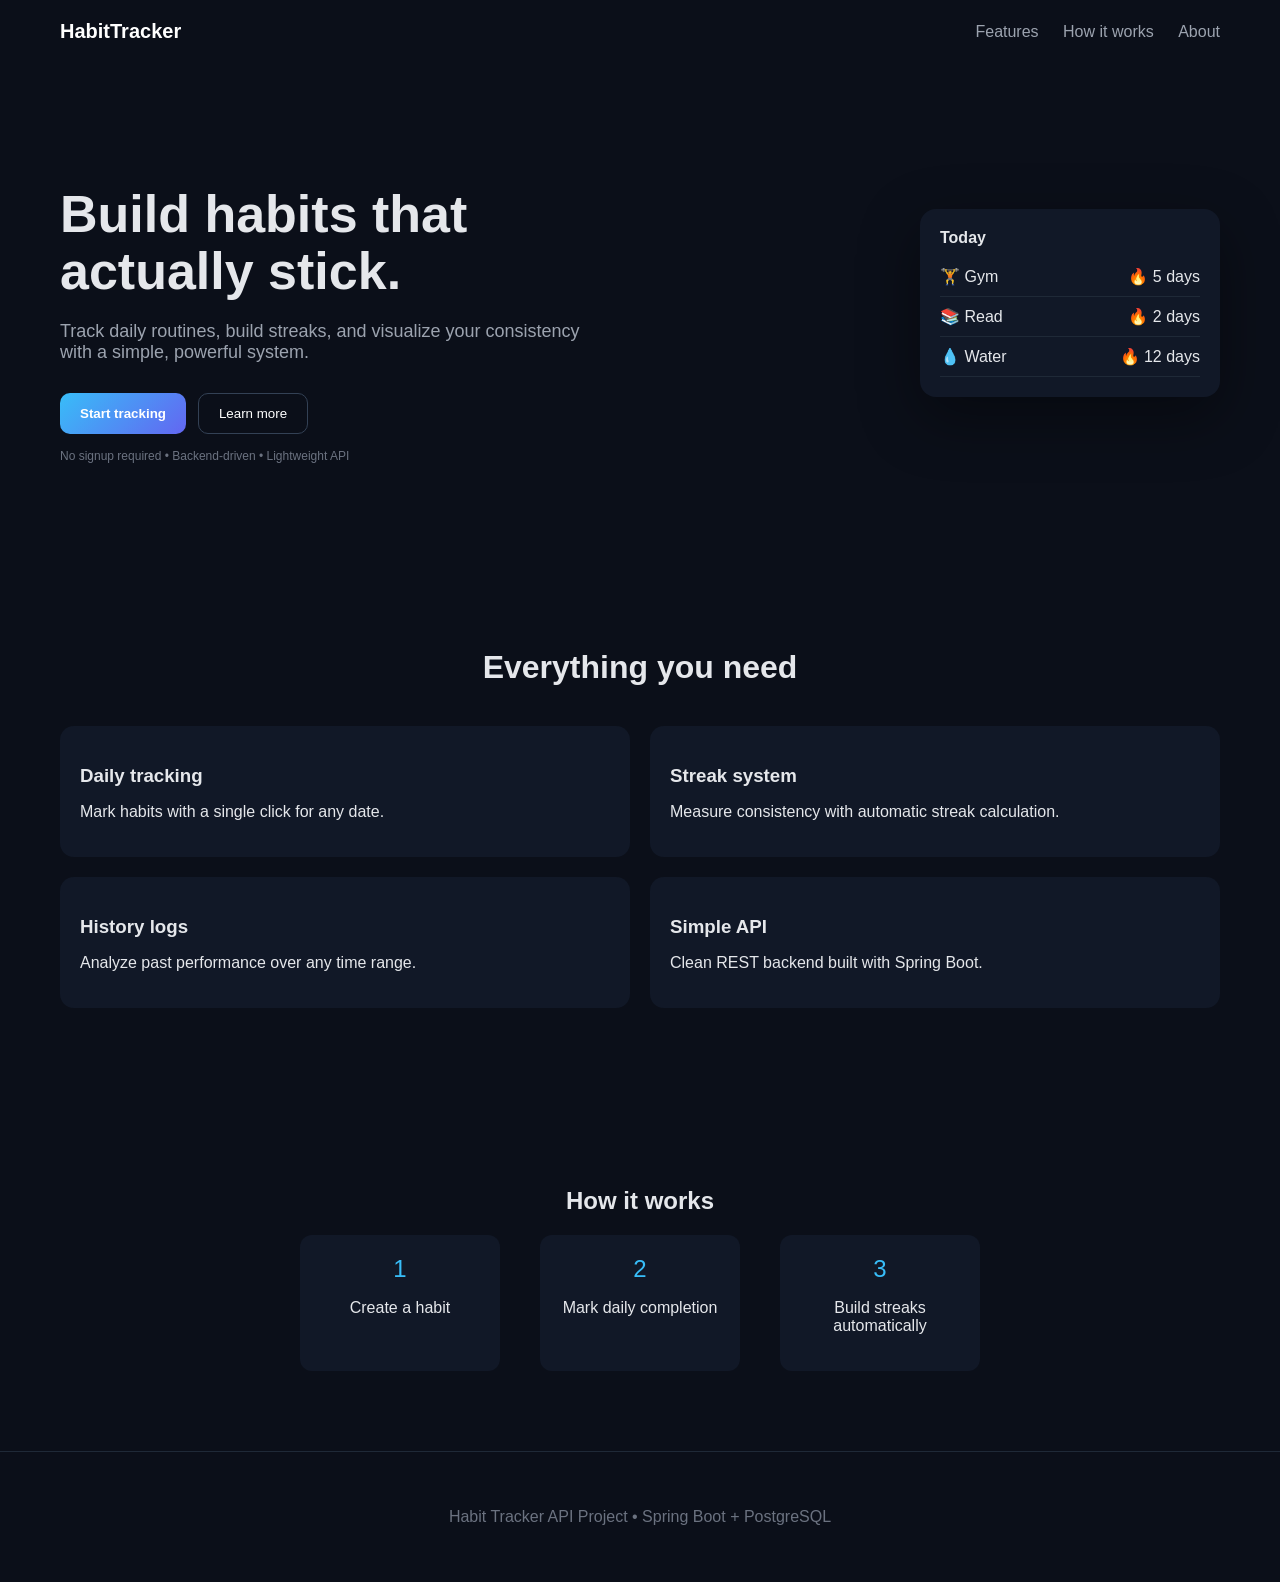
<file: src/main/resources/static/index.html>
<!DOCTYPE html>
<html lang="en">
<head>
    <meta charset="UTF-8">
    <title>Habit Tracker</title>
    <link rel="stylesheet" href="styles.css">
</head>

<body>

<header class="nav">
    <div class="logo">HabitTracker</div>
    <div class="nav-links">
        <a href="#features">Features</a>
        <a href="#how">How it works</a>
        <a href="#about">About</a>
    </div>
</header>

<section class="hero">
    <div class="hero-content">
        <h1>Build habits that actually stick.</h1>
        <p>
            Track daily routines, build streaks, and visualize your consistency with a simple, powerful system.
        </p>

        <div class="buttons">
            <button class="primary" onclick="startApp()">Start tracking</button>
            <button class="secondary">Learn more</button>
        </div>

        <div class="meta">
            No signup required • Backend-driven • Lightweight API
        </div>
    </div>

    <div class="hero-card">
        <div class="mock-title">Today</div>
        <div class="mock-item">🏋️ Gym <span>🔥 5 days</span></div>
        <div class="mock-item">📚 Read <span>🔥 2 days</span></div>
        <div class="mock-item">💧 Water <span>🔥 12 days</span></div>
    </div>
</section>

<section id="features" class="features">
    <h2>Everything you need</h2>

    <div class="grid">
        <div class="card">
            <h3>Daily tracking</h3>
            <p>Mark habits with a single click for any date.</p>
        </div>

        <div class="card">
            <h3>Streak system</h3>
            <p>Measure consistency with automatic streak calculation.</p>
        </div>

        <div class="card">
            <h3>History logs</h3>
            <p>Analyze past performance over any time range.</p>
        </div>

        <div class="card">
            <h3>Simple API</h3>
            <p>Clean REST backend built with Spring Boot.</p>
        </div>
    </div>
</section>

<section id="how" class="how">
    <h2>How it works</h2>

    <div class="steps">
        <div class="step">
            <span>1</span>
            <p>Create a habit</p>
        </div>

        <div class="step">
            <span>2</span>
            <p>Mark daily completion</p>
        </div>

        <div class="step">
            <span>3</span>
            <p>Build streaks automatically</p>
        </div>
    </div>
</section>

<footer class="footer">
    <p>Habit Tracker API Project • Spring Boot + PostgreSQL</p>
</footer>

<script>
    function startApp() {
        window.location.href = "app.html";
    }
</script>

</body>
</html>
</file>
<file: src/main/resources/static/styles.css>
body {
    margin: 0;
    font-family: Inter, Arial, sans-serif;
    background: #0b0f19;
    color: #e5e7eb;
}

/* NAV */
.nav {
    display: flex;
    justify-content: space-between;
    padding: 20px 60px;
    align-items: center;
}

.logo {
    font-weight: 700;
    font-size: 20px;
    color: white;
}

.nav-links a {
    margin-left: 20px;
    color: #9ca3af;
    text-decoration: none;
}

.nav-links a:hover {
    color: white;
}

/* HERO */
.hero {
    display: flex;
    justify-content: space-between;
    padding: 80px 60px;
    align-items: center;
}

.hero-content {
    max-width: 520px;
}

.hero h1 {
    font-size: 52px;
    margin-bottom: 20px;
    line-height: 1.1;
}

.hero p {
    color: #9ca3af;
    font-size: 18px;
    margin-bottom: 30px;
}

.buttons {
    display: flex;
    gap: 12px;
}

.primary {
    background: linear-gradient(135deg, #38bdf8, #6366f1);
    border: none;
    padding: 12px 20px;
    color: white;
    border-radius: 10px;
    cursor: pointer;
    font-weight: 600;
}

.secondary {
    background: transparent;
    border: 1px solid #334155;
    padding: 12px 20px;
    color: white;
    border-radius: 10px;
    cursor: pointer;
}

.meta {
    margin-top: 15px;
    font-size: 12px;
    color: #6b7280;
}

/* HERO CARD */
.hero-card {
    background: #111827;
    padding: 20px;
    border-radius: 16px;
    width: 260px;
    box-shadow: 0 20px 60px rgba(0,0,0,0.4);
}

.mock-title {
    font-weight: bold;
    margin-bottom: 10px;
}

.mock-item {
    display: flex;
    justify-content: space-between;
    padding: 10px 0;
    border-bottom: 1px solid #1f2937;
}

/* FEATURES */
.features {
    padding: 80px 60px;
    text-align: center;
}

.features h2 {
    font-size: 32px;
    margin-bottom: 40px;
}

.grid {
    display: grid;
    grid-template-columns: repeat(2, 1fr);
    gap: 20px;
}

.card {
    background: #111827;
    padding: 20px;
    border-radius: 14px;
    text-align: left;
}

.card h3 {
    margin-bottom: 10px;
}

/* HOW */
.how {
    padding: 80px 60px;
    text-align: center;
}

.steps {
    display: flex;
    justify-content: center;
    gap: 40px;
}

.step {
    background: #111827;
    padding: 20px;
    border-radius: 12px;
    width: 160px;
}

.step span {
    display: block;
    font-size: 24px;
    margin-bottom: 10px;
    color: #38bdf8;
}

/* FOOTER */
.footer {
    text-align: center;
    padding: 40px;
    color: #6b7280;
    border-top: 1px solid #1f2937;
}
</file>
